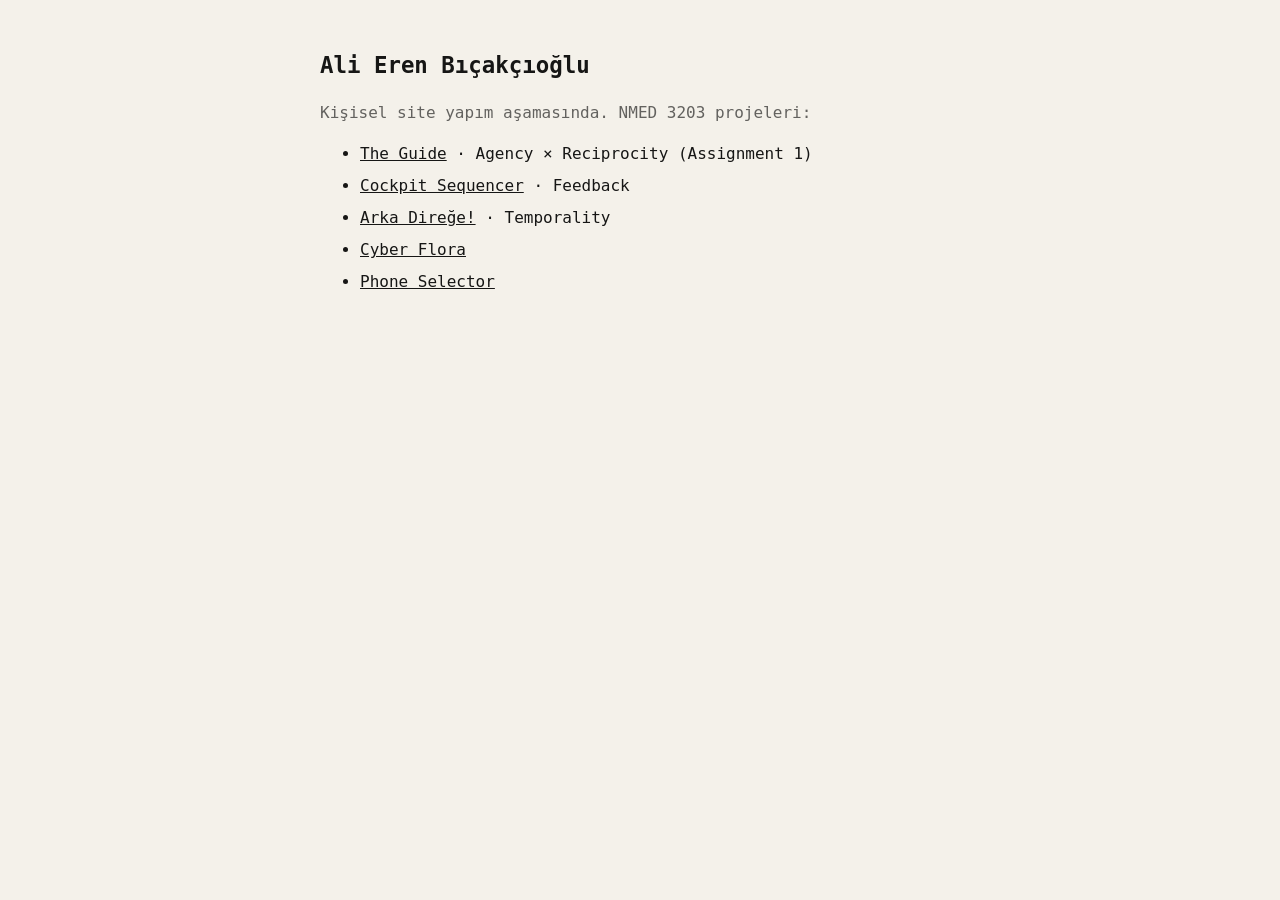
<file: index.html>
<!DOCTYPE html>
<html lang="tr">
<head>
  <meta charset="UTF-8">
  <meta name="viewport" content="width=device-width, initial-scale=1.0">
  <title>Ali Eren Bıçakçıoğlu · Yapım aşamasında</title>
  <style>
    body { font-family: ui-monospace, Menlo, monospace; max-width: 40rem; margin: 3rem auto; padding: 0 1.25rem; line-height: 1.6; color: #161615; background: #f4f1ea; }
    h1 { font-size: 1.4rem; margin-bottom: .25rem; }
    a { color: inherit; }
    li { margin: .4rem 0; }
    .muted { opacity: .65; }
  </style>
</head>
<body>
  <!-- Geçici ana sayfa: Assignment 2 kişisel sitesi hazır olunca bunun yerine gelecek. -->
  <h1>Ali Eren Bıçakçıoğlu</h1>
  <p class="muted">Kişisel site yapım aşamasında. NMED 3203 projeleri:</p>
  <ul>
    <li><a href="premise-remix/">The Guide</a> · Agency × Reciprocity (Assignment 1)</li>
    <li><a href="cockpit-feedback-remix/">Cockpit Sequencer</a> · Feedback</li>
    <li><a href="arka-direge/">Arka Direğe!</a> · Temporality</li>
    <li><a href="cyber-flora/">Cyber Flora</a></li>
    <li><a href="phone-selector/">Phone Selector</a></li>
  </ul>
</body>
</html>
</file>
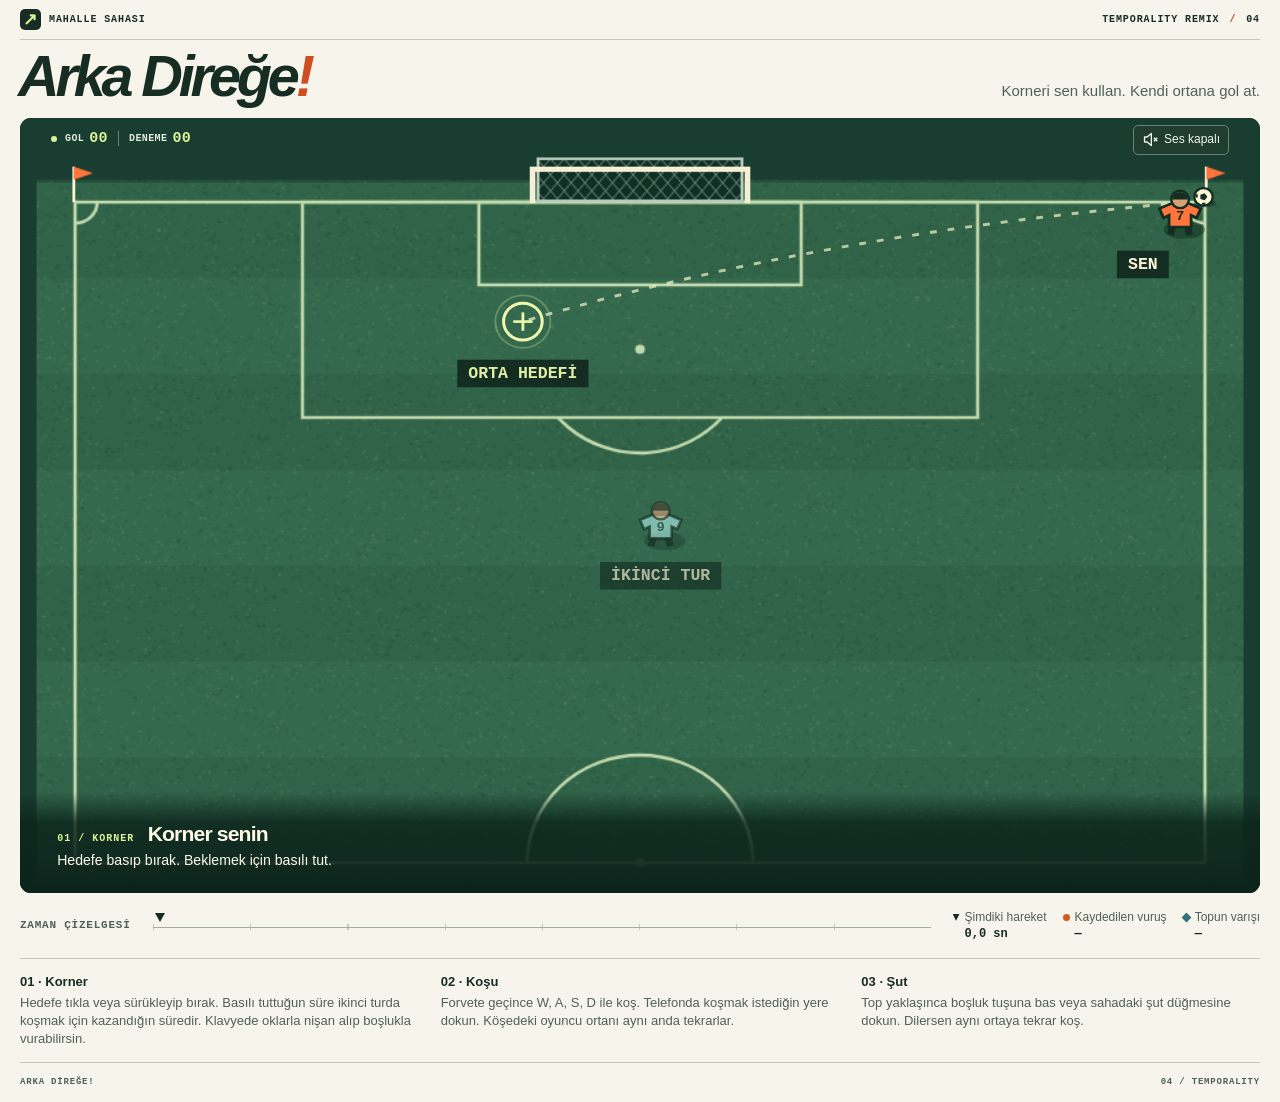
<file: arka-direge/index.html>
<!doctype html>
<html lang="tr">
<head>
  <meta charset="utf-8">
  <meta name="viewport" content="width=device-width,initial-scale=1">
  <meta name="theme-color" content="#f6f4eb">
  <title>Arka Direğe! · Kendi ortana gol at</title>
  <link rel="icon" href="data:image/svg+xml,%3Csvg xmlns='http://www.w3.org/2000/svg' viewBox='0 0 64 64'%3E%3Crect width='64' height='64' rx='12' fill='%23172d23'/%3E%3Cpath d='M12 48C18 20 36 14 52 15M36 11l16 4-7 14' fill='none' stroke='%23d6ef90' stroke-width='6'/%3E%3C/svg%3E">
  <link rel="stylesheet" href="style.css?v=2">
  <script defer src="game.js?v=2"></script>
</head>
<body>
  <header class="mast wrap">
    <div class="brand"><span class="brand-mark" aria-hidden="true">↗</span> MAHALLE SAHASI</div>
    <span>TEMPORALITY REMIX <b>/</b> 04</span>
  </header>
  <main class="wrap">
    <div class="intro">
      <h1>Arka Direğe<span>!</span></h1>
      <p>Korneri sen kullan. Kendi ortana gol at.</p>
    </div>
    <section class="ground" aria-label="Oyun sahası">
      <canvas id="pitch" width="900" height="590" tabindex="0" aria-label="Futbol sahası" aria-describedby="instruction controls-text">Bu oyunu oynamak için canvas destekleyen bir tarayıcı kullan.</canvas>
      <div class="top-hud">
        <div class="score"><span><i class="live-dot"></i> GOL <strong id="goals">00</strong></span><span>DENEME <strong id="attempts">00</strong></span></div>
        <button id="sound" class="sound" type="button" aria-label="Oyun sesi" aria-pressed="false"><svg viewBox="0 0 20 20" fill="none" aria-hidden="true"><path d="m3 7 3 0 5-4v14l-5-4H3z" stroke="currentColor" stroke-width="1.6" stroke-linejoin="round"/><path class="off" d="m14 8 4 4m0-4-4 4" stroke="currentColor" stroke-width="1.6"/><path class="on" d="M14 6q4 4 0 8" stroke="currentColor" stroke-width="1.6"/></svg><span>Ses kapalı</span></button>
      </div>
      <div class="bottom-hud">
        <div class="stage" aria-live="polite" aria-atomic="true">
          <span id="phase-label" class="phase">01 / KORNER</span>
          <h2 id="phase-title">Korner senin</h2>
          <p id="instruction">Sahada hedefe bas, bekle ve bırak.</p>
        </div>
        <div class="actions">
          <button id="action" class="primary" type="button" hidden><span id="action-label">Koşuya başla</span><span aria-hidden="true">→</span></button>
          <button id="new-cross" class="secondary" type="button" hidden>Yeni orta</button>
        </div>
      </div>
    </section>
    <section class="timing" aria-label="Zaman diyagramı">
      <h2>Zaman çizelgesi</h2>
      <div class="track" aria-hidden="true"><i id="kick-marker" hidden></i><i id="arrival-marker" hidden></i><i id="now-marker"></i></div>
      <dl>
        <div><dt><i class="key-now"></i> Şimdiki hareket</dt><dd id="now-time">0,0 sn</dd></div>
        <div><dt><i class="key-kick"></i> Kaydedilen vuruş</dt><dd id="kick-time">—</dd></div>
        <div><dt><i class="key-arrival"></i> Topun varışı</dt><dd id="arrival-time">—</dd></div>
      </dl>
    </section>
    <section class="guide" id="controls-text" aria-label="Oyun kılavuzu">
      <p><b>01 · Korner</b> Hedefe tıkla veya sürükleyip bırak. Basılı tuttuğun süre ikinci turda koşmak için kazandığın süredir. Klavyede oklarla nişan alıp boşlukla vurabilirsin.</p>
      <p><b>02 · Koşu</b> Forvete geçince W, A, S, D ile koş. Telefonda koşmak istediğin yere dokun. Köşedeki oyuncu ortanı aynı anda tekrarlar.</p>
      <p><b>03 · Şut</b> Top yaklaşınca boşluk tuşuna bas veya sahadaki şut düğmesine dokun. Dilersen aynı ortaya tekrar koş.</p>
    </section>
    <noscript>Oynamak için tarayıcında JavaScript’i etkinleştir.</noscript>
  </main>
  <footer class="wrap"><span>ARKA DİREĞE!</span><span>04 / TEMPORALITY</span></footer>
  <script>
    (() => {
      const byId = id => document.getElementById(id);
      const stages = {
        ready: ['01 / KORNER', ''],
        corner: ['01 / KORNER', ''],
        flight: ['01 / TOP HAVADA', 'Orta kaydediliyor'],
        review: ['02 / FORVET', 'Koşuya başla'],
        run: ['02 / FORVET', 'Şut çek'],
        shot: ['02 / ŞUT', 'Şut çekildi'],
        goal: ['SONUÇ / GOL', 'Aynı ortayı dene'],
        miss: ['SONUÇ / KAÇTI', 'Aynı ortayı dene']
      };
      const seconds = value => Number(value || 0).toFixed(1).replace('.', ',');
      const set = (id, value) => {
        const element = byId(id);
        if (element.textContent !== value) element.textContent = value;
      };
      document.addEventListener('pitchstate', event => {
        const {phase, title, hint, time, kickTime, arrivalTime, goals, attempts} = event.detail;
        const [label, action] = stages[phase] || stages.ready;
        set('phase-label', label);
        if (title) set('phase-title', title);
        if (hint) set('instruction', hint);
        set('action-label', action);
        byId('action').hidden = !['review', 'run', 'goal', 'miss'].includes(phase);
        byId('new-cross').hidden = !['goal', 'miss', 'review'].includes(phase);
        set('goals', String(goals || 0).padStart(2, '0'));
        set('attempts', String(attempts || 0).padStart(2, '0'));
        set('now-time', seconds(time) + ' sn');
        set('kick-time', kickTime == null ? '—' : seconds(kickTime) + ' sn');
        set('arrival-time', arrivalTime == null ? '—' : seconds(arrivalTime) + ' sn');
        const duration = Math.max(4, time || 0, arrivalTime || 0);
        for (const [id, t] of [['now-marker', time || 0], ['kick-marker', kickTime], ['arrival-marker', arrivalTime]]) {
          const marker = byId(id);
          marker.hidden = t == null;
          if (t != null) marker.style.left = (1 + 98 * Math.max(0, t) / duration) + '%';
        }
      });
      byId('sound').addEventListener('click', () => {
        const button = byId('sound');
        const enabled = button.getAttribute('aria-pressed') !== 'true';
        window.ArkaDirege.setSound(enabled);
        button.setAttribute('aria-pressed', String(enabled));
        button.querySelector('span').textContent = enabled ? 'Ses açık' : 'Ses kapalı';
        byId('pitch').focus({preventScroll:true});
      });
      byId('action').addEventListener('click', () => {
        window.ArkaDirege.act();
        byId('pitch').focus({preventScroll:true});
      });
      byId('new-cross').addEventListener('click', () => {
        window.ArkaDirege.start(false);
        byId('pitch').focus({preventScroll:true});
      });
    })();
  </script>
</body>
</html>
</file>
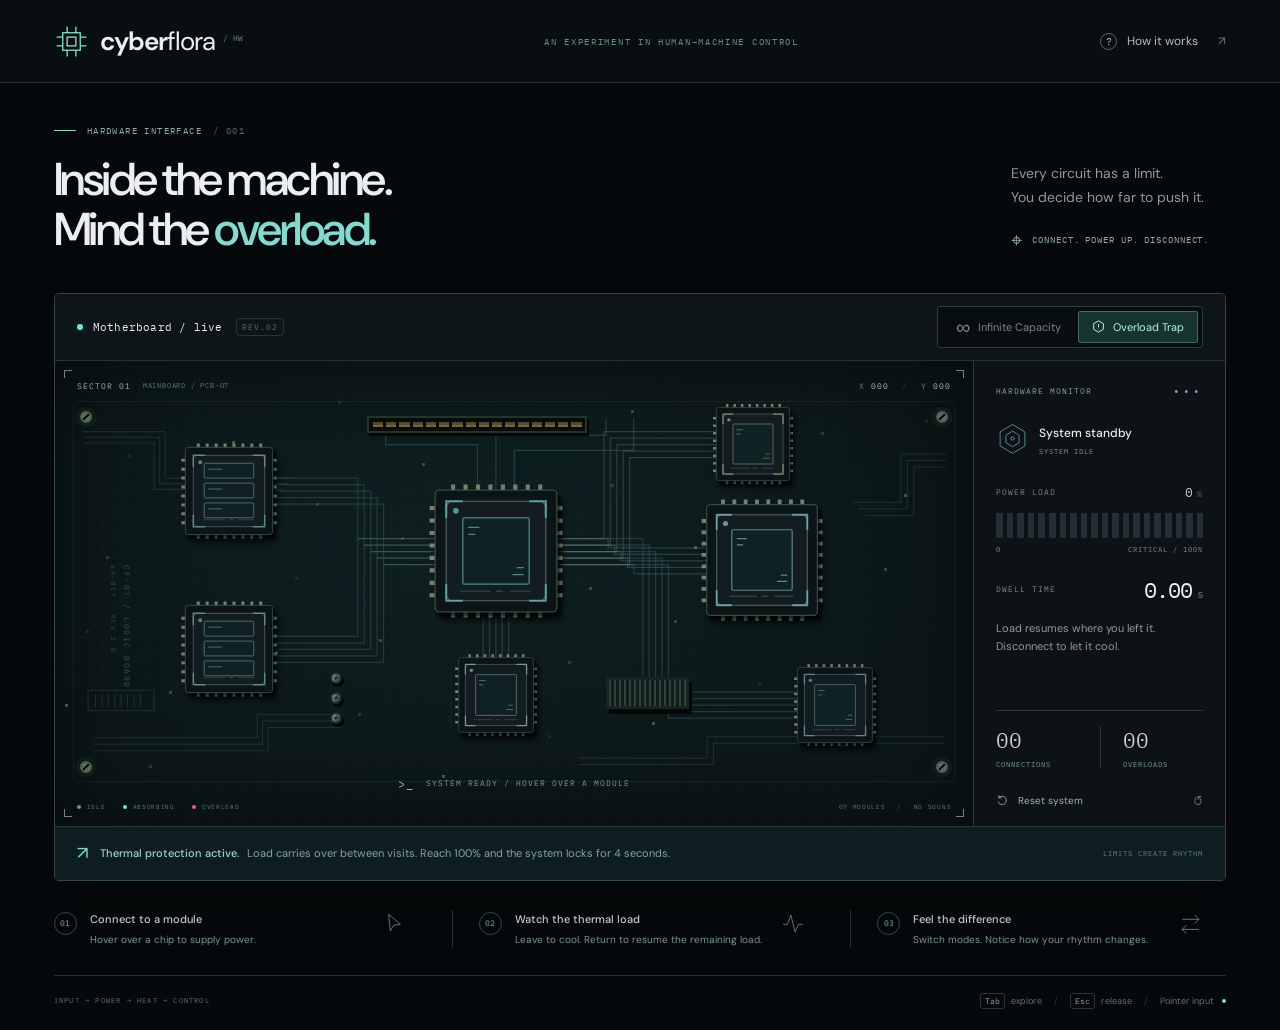
<file: cyber-flora/index.html>
<!doctype html>
<html lang="en">
<head>
  <meta charset="UTF-8">
  <meta name="viewport" content="width=device-width, initial-scale=1">
  <meta name="theme-color" content="#090b0e">
  <meta name="description" content="Explore the inside of a computer. Power its chips with your cursor and disconnect before thermal overload.">
  <title>Cyber Flora — Inside the machine</title>
  <link rel="icon" href="data:image/svg+xml,%3Csvg xmlns='http://www.w3.org/2000/svg' viewBox='0 0 40 40'%3E%3Crect width='40' height='40' rx='5' fill='%23080d10'/%3E%3Cpath d='M10 10h20v20H10zM15 3v7m10-7v7M15 30v7m10-7v7M3 15h7m-7 10h7m20-10h7m-7 10h7' fill='none' stroke='%2371ead8' stroke-width='2'/%3E%3C/svg%3E">
  <link rel="stylesheet" href="style.css?v=heat-2">
  <script type="module" src="app.mjs?v=heat-2"></script>
</head>
<body>
  <div id="cursor" aria-hidden="true"><i></i><span></span></div>
  <header class="topbar">
    <a class="brand" href="./" aria-label="Cyber Flora home"><svg viewBox="0 0 40 40" aria-hidden="true"><g fill="none" stroke="currentColor" stroke-width="1.5"><rect x="10" y="10" width="20" height="20"/><rect x="15" y="15" width="10" height="10"/><path d="M15 3v7m10-7v7M15 30v7m10-7v7M3 15h7m-7 10h7m20-10h7m-7 10h7"/></g></svg><span>cyber<span class="brand-light">flora</span><span class="brand-star">/ HW</span></span></a>
    <span class="top-note mono">AN EXPERIMENT IN HUMAN–MACHINE CONTROL</span>
    <button id="help-button" class="text-button"><span class="help-icon">?</span> How it works <span class="arrow">↗</span></button>
  </header>

  <main>
    <section class="intro" aria-labelledby="page-title">
      <div><div class="eyebrow mono"><span class="mini-line"></span> HARDWARE INTERFACE <span class="muted">/ 001</span></div><h1 id="page-title">Inside the machine.<br>Mind the <span>overload.</span></h1></div>
      <div class="intro-right"><p>Every circuit has a limit.<br>You decide how far to push it.</p><span class="mono intro-hint"><span class="cross">⌖</span> CONNECT. POWER UP. DISCONNECT.</span></div>
    </section>

    <section class="workspace" aria-label="Interactive motherboard">
      <div class="workspace-bar"><div class="garden-title"><span class="status-light"></span><h2>Motherboard / live</h2><span class="version mono">REV.02</span></div><div class="mode-switch" role="group" aria-label="Power mode"><button id="infinite-mode" data-mode="infinite" aria-pressed="false"><span class="mode-icon">∞</span> Infinite Capacity</button><button id="trap-mode" data-mode="trap" aria-pressed="true"><svg viewBox="0 0 16 16" aria-hidden="true"><path d="m8 1 6 3.5v7L8 15l-6-3.5v-7Z"/><path d="M8 5v4m0 2v.5"/></svg> Overload Trap</button></div></div>
      <div class="garden-layout">
        <div id="garden" class="garden" aria-label="Seven hardware modules. Hover or use Tab to power each chip.">
          <div class="field-label mono"><span>SECTOR 01</span><span class="muted">MAINBOARD / PCB-07</span></div><div class="field-coordinate mono">X <span id="coord-x">000</span> <span class="coord-divider">/</span> Y <span id="coord-y">000</span></div>
          <svg class="root-network" viewBox="0 0 1000 500" preserveAspectRatio="none" aria-hidden="true"><defs><linearGradient id="stem-fade" x1="0" y1="0" x2="0" y2="1"><stop stop-color="#a69ac9" stop-opacity=".4"/><stop offset="1" stop-color="#777491" stop-opacity=".07"/></linearGradient></defs><g id="stems" fill="none" stroke="#659c9c" stroke-width="1"/></svg>
          <div class="ambient-particles" aria-hidden="true"></div><div class="board-hardware" aria-hidden="true"><span class="board-mark">CF-07 / LOGIC BOARD<br><small>64-BIT · REV 2.0</small></span><div class="expansion-slot"><i></i><i></i><i></i><i></i><i></i><i></i><i></i><i></i><i></i><i></i><i></i><i></i><i></i><i></i><i></i><i></i></div><div class="capacitors"><i></i><i></i><i></i></div><div class="heatsink"></div><i class="screw s1"></i><i class="screw s2"></i><i class="screw s3"></i><i class="screw s4"></i></div>
          <div id="nodes"></div>
          <div id="field-message" class="field-message"><span class="message-orbit">&gt;_</span><span>SYSTEM READY / HOVER OVER A MODULE</span></div>
          <div class="field-bottom mono"><span><i class="dot dim"></i> IDLE <i class="dot cyan"></i> ABSORBING <i class="dot red"></i> OVERLOAD</span><span class="specimen-count">07 MODULES <span class="muted">/</span> NO SOUND</span></div>
          <span class="corner corner-tl"></span><span class="corner corner-tr"></span><span class="corner corner-bl"></span><span class="corner corner-br"></span>
        </div>

        <aside class="monitor" aria-label="Live hardware readings">
          <div class="monitor-heading mono">HARDWARE MONITOR <span class="live-dots">•••</span></div>
          <div class="monitor-status"><span id="state-icon" class="state-icon"><svg viewBox="0 0 40 40" aria-hidden="true"><path d="M20 3 35 12v17L20 38 5 29V12Z"/><path d="m20 11 8 5v9l-8 5-8-5v-9Z"/><circle cx="20" cy="20" r="2"/></svg></span><div><span id="state-name" class="state-name">System standby</span><span id="state-detail" class="state-detail mono">SYSTEM IDLE</span></div></div>
          <div class="energy-section"><div class="label-row mono"><span>POWER LOAD</span><span id="energy-percent">0<span>%</span></span></div><div class="energy-meter" aria-hidden="true" id="energy-meter"></div><div class="meter-scale mono"><span>0</span><span id="meter-end">CRITICAL / 100%</span></div></div>
          <div class="timer-row"><span class="mono" id="timer-label">DWELL TIME</span><strong id="dwell-value">0.00<span>s</span></strong></div>
          <p class="monitor-note" id="monitor-note">Load resumes where you left it.<br>Disconnect to let it cool.</p>
          <div class="session-stats"><div><strong id="feed-count">00</strong><span class="mono">CONNECTIONS</span></div><div><strong id="trap-count">00</strong><span class="mono">OVERLOADS</span></div></div>
          <button id="reset-button" class="reset-button"><svg viewBox="0 0 20 20" aria-hidden="true"><path d="M4 7a6 6 0 1 1-1 5M4 3v4h4"/></svg> Reset system <span class="mono">↺</span></button>
        </aside>
      </div>
      <div class="context-strip"><span class="context-icon">↗</span><p id="mode-description"><strong>Thermal protection active.</strong> Load carries over between visits. Reach 100% and the system locks for 4 seconds.</p><span class="mode-label mono" id="mode-label">LIMITS CREATE RHYTHM</span></div>
    </section>

    <section class="guide" aria-label="How to interact"><div class="guide-item"><span class="step mono">01</span><div><h3>Connect to a module</h3><p>Hover over a chip to supply power.</p></div><svg viewBox="0 0 32 32" aria-hidden="true"><path d="m9 5 14 12-8 1-4 7Z"/></svg></div><div class="guide-item"><span class="step mono">02</span><div><h3>Watch the thermal load</h3><p>Leave to cool. Return to resume the remaining load.</p></div><svg viewBox="0 0 32 32" aria-hidden="true"><path d="M5 17h5l4-11 5 20 4-9h5"/></svg></div><div class="guide-item"><span class="step mono">03</span><div><h3>Feel the difference</h3><p>Switch modes. Notice how your rhythm changes.</p></div><svg viewBox="0 0 32 32" aria-hidden="true"><path d="M6 11h20m-5-5 5 5-5 5M26 23H6m5-5-5 5 5 5"/></svg></div></section>
    <footer><span class="mono">INPUT → POWER → HEAT → CONTROL</span><span><kbd>Tab</kbd> explore <span class="footer-separator">/</span> <kbd>Esc</kbd> release <span class="footer-separator">/</span> <span id="input-label">Pointer input</span><span class="footer-dot"></span></span></footer>
  </main>

  <dialog id="help-dialog"><button class="close-dialog" id="close-help" aria-label="Close instructions">×</button><div class="eyebrow mono">SYSTEM MANUAL / CYBER FLORA</div><h2>Every circuit<br>has a breaking point.</h2><p>Power a chip by hovering over it. With a keyboard, use <kbd>Tab</kbd> or <kbd>Shift + Tab</kbd> to focus a chip and supply power.</p><div class="help-modes"><div><span class="mono">01 / INFINITE CAPACITY</span><p>Stay as long as you like. The chip keeps glowing cyan, and you stay in control.</p></div><div><span class="mono">02 / OVERLOAD TRAP</span><p>From cold, a chip takes 3 seconds to reach 100% load. Leaving preserves its current load, which then falls by about 17 percentage points per second while you are away. Returning continues from the remaining load. At 100%, your cursor and focus lock for 4 seconds; after the lock, the chip resets to zero and turns gray. Move away and return to power it again.</p></div></div><p class="help-small">On touch screens, press and hold a chip. You can always press <kbd>Esc</kbd> to release early or use Reset system.</p><div class="experiment-note"><span class="mono">TRY IT TOGETHER</span><p>Ask a classmate to linger in both modes. Does the possibility of losing control make their attention more careful?</p></div><button id="start-button" class="primary-button">Enter the system <span>↗</span></button></dialog>
  <div class="sr-only" role="status" aria-live="polite" aria-atomic="true" id="announcement"></div>
</body>
</html>
</file>
<file: arka-direge/style.css>
:root {
  color-scheme: light;
  --paper: #f6f4eb;
  --ink: #172d23;
  --muted: #526156;
  --rule: #c3c8b9;
  --lime: #daf497;
  --mono: ui-monospace, "SFMono-Regular", Consolas, "Liberation Mono", monospace;
}
* { box-sizing: border-box; }
body { margin: 0; background: var(--paper); color: var(--ink); font: 16px/1.4 "Helvetica Neue", Arial, sans-serif; }
button { cursor: pointer; color: inherit; font: inherit; touch-action: manipulation; -webkit-tap-highlight-color: transparent; }
:focus-visible { outline: 3px solid #fff0ae; outline-offset: 2px; }
[hidden] { display: none !important; }
.wrap { width: min(1460px, calc(100% - 40px), max(88vw, calc((100svh - 115px) * 1.85))); margin-inline: auto; }
.mast, footer { display: flex; align-items: center; justify-content: space-between; font: 700 10px/1.2 var(--mono); letter-spacing: .09em; }
.mast { padding: 9px 0; border-bottom: 1px solid var(--rule); }
.mast b { color: #b34821; margin-inline: 3px; }
.brand { display: flex; align-items: center; gap: 8px; }
.brand-mark { display: grid; place-items: center; width: 21px; height: 21px; border-radius: 5px; background: var(--ink); color: var(--lime); font: bold 17px/1 Arial, sans-serif; }
.intro { display: flex; align-items: baseline; justify-content: space-between; gap: 12px; padding: 9px 0 13px; }
h1 { margin: 0 0 0 -.035em; font-size: clamp(42px,4.5vw,64px); font-style: italic; font-weight: 900; letter-spacing: -.072em; line-height: .97; }
h1 span { color: #cf4d20; }
.intro p { margin: 0; color: var(--muted); font-size: 15px; }
.ground { position: relative; isolation: isolate; overflow: hidden; border-radius: 11px; background: #193d30; }
#pitch { display: block; width: 100%; height: clamp(430px, calc(100svh - 125px), min(66vw, 900px)); touch-action: none; cursor: crosshair; }
#pitch:focus-visible { outline-offset: -3px; }
.top-hud, .bottom-hud { position: absolute; left: 0; right: 0; display: flex; align-items: center; justify-content: space-between; gap: 10px; pointer-events: none; }
.top-hud { top: 0; padding: 7px 2.5%; align-items: flex-start; }
.bottom-hud { bottom: 0; min-height: 13%; padding: 18px 3% 15px; color: #fff9e7; background: linear-gradient(0deg, rgba(11,35,27,.98), rgba(11,35,27,.82) 70%, rgba(11,35,27,0)); }
.top-hud button, .bottom-hud button { pointer-events: auto; }
.score { display: flex; align-items: center; gap: 10px; min-height: 28px; color: #e0e8d7; font: 650 10px/1 var(--mono); letter-spacing: .04em; }
.score span { display: flex; align-items: center; gap: 5px; }
.score span + span { border-left: 1px solid #6c8777; padding-left: 10px; }
.score strong { color: var(--lime); font-size: 15px; }
.live-dot { width: 6px; height: 6px; background: var(--lime); border-radius: 50%; margin-right: 3px; }
.sound { display: flex; align-items: center; gap: 5px; padding: 4px 8px; min-height: 30px; color: #eff6e5; border: 1px solid #668675; border-radius: 5px; background: #203d2f; font-size: 12px; }
.sound svg { width: 17px; height: 17px; }
.sound .on, .sound[aria-pressed=true] .off { display: none; }
.sound[aria-pressed=true] .on { display: inline; }
.sound:hover, .secondary:hover { background: #345843; }
.stage { min-width: 0; }
.phase { color: var(--lime); font: 700 10px/1 var(--mono); letter-spacing: .1em; }
.stage h2 { display: inline; margin: 0 0 0 9px; font-size: clamp(17px,1.65vw,24px); letter-spacing: -.04em; }
.stage p { margin: 3px 0 0; font-size: clamp(13px,1.1vw,17px); line-height: 1.3; text-wrap: pretty; }
.actions { flex: none; display: flex; align-items: center; gap: 8px; }
.actions:empty { display: none; }
.primary, .secondary { border-radius: 6px; min-height: 42px; padding: 8px 14px; font-size: 14px; font-weight: 750; line-height: 1.15; }
.primary { display: inline-flex; gap: 10px; align-items: center; color: var(--ink); background: var(--lime); border: 1px solid #effab5; }
.primary:hover { background: #eafbaf; }
.secondary { border: 1px solid #91a596; color: #fff9e7; background: #234734; }
.timing { display: grid; grid-template-columns: auto minmax(100px,1fr) auto; align-items: center; gap: 22px; padding: 16px 0; border-bottom: 1px solid var(--rule); }
.timing h2 { margin: 0; color: var(--muted); font: 700 11px/1.2 var(--mono); text-transform: uppercase; letter-spacing: .07em; }
.track { position: relative; height: 28px; background: repeating-linear-gradient(to right, #c5caba 0 1px, transparent 1px 12.5%) left 55% / 100% 6px no-repeat; }
.track:before { content: ''; position: absolute; inset: 54% 0 auto; border-top: 1px solid #a4ae9a; }
.track i { position: absolute; transform: translateX(-50%); }
#now-marker { top: 1px; width: 0; height: 0; border-top: 9px solid var(--ink); border-right: 5px solid transparent; border-left: 5px solid transparent; }
#kick-marker, #arrival-marker { top: 12px; width: 8px; height: 8px; }
#kick-marker, .key-kick { background: #d85620; border-radius: 50%; }
#arrival-marker, .key-arrival { background: #327379; }
#arrival-marker { transform: translateX(-50%) rotate(45deg); }
.key-arrival { transform: rotate(45deg); }
dl { display: flex; flex-wrap: wrap; gap: 16px; margin: 0; }
dt, dd { margin: 0; font-size: 12px; }
dt { display: flex; align-items: center; gap: 5px; color: var(--muted); }
dd { padding-left: 12px; font-family: var(--mono); font-weight: 600; }
dt i { width: 7px; height: 7px; }
.key-now { clip-path: polygon(0 0, 100% 0, 50% 100%); background: var(--ink); }
.guide { display: grid; grid-template-columns: repeat(3,1fr); gap: 22px; padding: 14px 0; }
.guide p { margin: 0; color: var(--muted); font-size: 13px; }
.guide b { display: block; margin-bottom: 2px; color: var(--ink); }
footer { padding: 14px 0; border-top: 1px solid var(--rule); color: var(--muted); font-size: 9px; }
@media (max-width: 760px) {
  .wrap { width: calc(100% - 24px); }
  .mast { padding: 6px 0; font-size: 9px; }
  .intro { align-items: flex-start; flex-direction: column; gap: 4px; padding: 10px 0; }
  .intro p { font-size: 13px; }
  .ground { margin-inline: -8px; border-radius: 6px; }
  #pitch { height: auto; aspect-ratio: 1.29; }
  .top-hud { padding: 3px 8px; }
  .score { gap: 6px; font-size: 9px; }
  .score span + span { padding-left: 6px; }
  .score strong { font-size: 13px; }
  .sound { min-width: 34px; min-height: 30px; justify-content: center; padding: 3px; }
  .sound span { display: none; }
  .bottom-hud { padding: 15px 10px 8px; gap: 5px; align-items: flex-end; }
  .phase { display: block; font-size: 8px; margin-bottom: 2px; }
  .stage h2 { display: block; margin: 0; font-size: 16px; }
  .stage p { margin-top: 1px; font-size: 11px; }
  .actions { flex-direction: column; gap: 3px; align-items: flex-end; }
  .primary, .secondary { min-height: 36px; padding: 4px 8px; font-size: 12px; }
  .primary { gap: 5px; }
  .timing { grid-template-columns: auto 1fr; gap: 2px 12px; padding: 10px 0; }
  dl { grid-column: 1/-1; justify-content: space-between; gap: 4px; }
  dt, dd { font-size: 11px; }
  .guide { grid-template-columns: 1fr; gap: 8px; }
}
@media (orientation: landscape) and (max-height: 520px) {
  .wrap { width: calc(100% - 16px); }
  .mast { display: none; }
  .intro { flex-direction: row; align-items: baseline; padding: 3px 0; }
  h1 { font-size: 28px; }
  .intro p { font-size: 12px; }
  .ground { margin: 0; }
  #pitch { height: calc(100svh - 39px); }
  .bottom-hud { min-height: 0; padding: 10px 14px 6px; }
  .stage p { font-size: 12px; }
}
</file>
<file: cyber-flora/style.css>
@import url('https://fonts.googleapis.com/css2?family=DM+Sans:wght@400;450;500;550;600;650;700&family=IBM+Plex+Mono:wght@400;450;500&display=swap');
:root{color-scheme:dark;--bg:#090b0e;--surface:#0c0e12;--border:#24262e;--text:#edeef1;--muted:#84858f;--lavender:#82ddd0;--cyan:#71ead8;--red:#fa606b;--mono:'IBM Plex Mono',monospace;--sans:'DM Sans',Arial,sans-serif}
*{box-sizing:border-box}body{margin:0;background:var(--bg);color:var(--text);font-family:var(--sans);font-size:14px;-webkit-font-smoothing:antialiased}button,a{-webkit-tap-highlight-color:transparent}button{font:inherit;color:inherit;cursor:pointer}button:focus-visible,a:focus-visible{outline:2px solid var(--lavender);outline-offset:5px}button{border:0}a{color:inherit;text-decoration:none}.mono{font-family:var(--mono);font-size:10px;font-weight:400;letter-spacing:1px}.muted{color:#5e606c}.topbar{height:83px;border-bottom:1px solid var(--border);display:flex;align-items:center;justify-content:space-between;padding:0 4.2%;gap:24px}.brand{display:flex;align-items:center;gap:11px;font-size:26px;font-weight:650;letter-spacing:-1px}.brand svg{height:35px;width:35px;color:var(--lavender)}.brand-light{font-weight:400}.brand-star{font-size:11px;vertical-align:top;display:inline-block;margin:4px 0 0 4px}.top-note{color:#72747f;font-size:9px;letter-spacing:1.7px}.text-button{background:none;display:flex;align-items:center;gap:10px;font-size:12px;color:#b9bbc3;padding:10px 0}.help-icon{font-family:var(--mono);display:grid;place-items:center;width:17px;height:17px;border:1px solid #626471;border-radius:50%;font-size:10px}.arrow{color:#737481;margin-left:10px}main{max-width:1640px;margin:auto;padding:0 4.2%}.intro{display:flex;justify-content:space-between;align-items:center;padding:42px 0 38px;gap:30px}.eyebrow{color:#95939f;display:flex;align-items:center;gap:11px;font-size:9px;letter-spacing:1.4px}.mini-line{width:22px;height:1px;background:var(--lavender)}h1{font-size:clamp(36px,3.6vw,55px);line-height:1.08;letter-spacing:-2px;font-weight:500;margin:19px 0 0}h1>span{color:var(--lavender)}.intro-right{align-self:flex-end;padding:0 17px 5px 0}.intro-right p{color:#9596a0;font-size:14px;line-height:1.7;margin:0 0 20px}.intro-hint{font-size:9px;letter-spacing:.9px;color:#b1a7c9;display:flex;align-items:center;gap:9px}.cross{font-size:20px;line-height:1}.workspace{border:1px solid #2a2b34;border-radius:12px;overflow:hidden;background:var(--surface)}.workspace-bar{min-height:67px;display:flex;align-items:center;justify-content:space-between;padding:12px 22px;border-bottom:1px solid var(--border);gap:18px}.garden-title{display:flex;align-items:center;gap:10px}.garden-title h2{font-size:13px;font-weight:500;margin:0}.status-light{width:6px;height:6px;border-radius:50%;background:var(--cyan);box-shadow:0 0 7px #71ead84a}.version{color:#676875;font-size:8px;border:1px solid #2e303b;border-radius:4px;padding:3px 5px;margin-left:4px}.mode-switch{display:flex;padding:4px;background:#08090d;border:1px solid #242630;border-radius:7px;gap:3px}.mode-switch button{display:flex;align-items:center;justify-content:center;gap:8px;background:none;color:#82838e;padding:8px 13px;font-size:11px;border-radius:4px;transition:background .2s,color .2s;border:1px solid transparent}.mode-switch button[aria-pressed=true]{background:#272231;color:#d6c8fb;border-color:#4c405f;box-shadow:0 1px 4px #0003}.mode-switch button:hover{color:#eee}.mode-icon{font-size:20px;line-height:10px;font-family:Arial}.mode-switch svg{height:13px;width:13px;fill:none;stroke:currentColor;stroke-width:1.2}.garden-layout{display:grid;grid-template-columns:minmax(0,1fr) 252px}.garden{height:428px;position:relative;overflow:hidden;background-color:#090b10;background-image:radial-gradient(ellipse at 45% 75%,#39304e18,transparent 65%),radial-gradient(#70728322 .65px,transparent .65px);background-size:auto,22px 22px;isolation:isolate}.field-label{position:absolute;left:22px;top:20px;font-size:8px;display:flex;gap:12px;color:#8b899b;z-index:1}.field-label .muted{font-size:7px;letter-spacing:.8px}.field-coordinate{position:absolute;right:22px;top:20px;font-size:8px;color:#686c7b}.field-coordinate span:not(.coord-divider){color:#a3a5b4}.coord-divider{padding:0 7px;color:#393c49}.root-network{position:absolute;inset:0;width:100%;height:100%;pointer-events:none}.ambient-particles{position:absolute;inset:0;pointer-events:none}.ambient-particles i{position:absolute;width:2px;height:2px;background:#a79dc9;border-radius:50%;opacity:.25;box-shadow:0 0 4px currentColor}.node{--node-color:#988bbd;--energy:0;position:absolute;width:130px;height:130px;transform:translate(-50%,-50%);background:transparent;padding:8px;color:var(--node-color);border-radius:50%;touch-action:none;z-index:2;cursor:none}.chip{width:100%;height:100%;overflow:visible;filter:drop-shadow(0 0 4px color-mix(in srgb,var(--node-color) 20%,transparent));transition:filter .25s;stroke:currentColor;fill:none;stroke-width:.8}.chip .outer{opacity:.8}.chip .inner{opacity:.5}.chip .core{fill:var(--node-color);stroke:none;opacity:.8}.chip .guide-ring{stroke-dasharray:1 7;opacity:.28;stroke-width:1}.node-label{position:absolute;left:50%;top:100%;transform:translateX(-50%);font-family:var(--mono);font-size:8px;letter-spacing:1.2px;color:#6c697e;white-space:nowrap;transition:color .2s}.node-label:before{content:'+';margin-right:6px;color:#4f4a63}.node:focus-visible{outline:none}.node:focus-visible:after{content:'';position:absolute;inset:-3px;border:1px dashed #82ddd08a;border-radius:50%}.node.absorbing{z-index:3}.node.absorbing .chip{filter:drop-shadow(0 0 calc(5px + var(--energy)*16px) color-mix(in srgb,var(--node-color) 65%,transparent));stroke-width:1.2}.node.absorbing .outer{opacity:1}.node.absorbing .inner{opacity:.85}.node.absorbing .node-label{color:var(--node-color)}.node.absorbing .node-label:before{color:var(--node-color)}.node .aura{position:absolute;inset:17%;background:var(--node-color);opacity:calc(var(--energy)*.09);border-radius:50%;filter:blur(15px);pointer-events:none;box-shadow:0 0 calc(8px + var(--energy)*28px) var(--node-color);transition:opacity .2s}.node.overload .chip{transform:scale(.8);filter:drop-shadow(0 0 13px #ff405d88);stroke-width:1.9;transition:none}.node.overload .node-label{color:var(--red)}.node.overload .outer{opacity:1}.node.overload .core{r:7}.node.released .chip{opacity:.36}.node.released .node-label{color:#626571}.field-message{position:absolute;bottom:62px;left:50%;transform:translateX(-50%);display:flex;align-items:center;gap:8px;color:#747482;font-size:11px;white-space:nowrap}.message-orbit{font-size:20px;color:#6eadb0}.garden.trapped{background-image:radial-gradient(ellipse at 45% 45%,#fa606b0c,transparent 70%),radial-gradient(#70728322 .65px,transparent .65px)}.garden.trapped .field-message,.garden.trapped .message-orbit{color:var(--red)}.field-bottom{position:absolute;bottom:18px;left:22px;right:22px;display:flex;align-items:center;justify-content:space-between;font-size:7px;letter-spacing:.7px;color:#686b7a}.field-bottom>span:first-child{display:flex;align-items:center;gap:6px}.dot{width:4px;height:4px;display:inline-block;border-radius:50%;margin-left:11px}.dot:first-child{margin-left:0}.dot.dim{background:#8e85a7}.dot.cyan{background:var(--cyan)}.dot.red{background:var(--red)}.specimen-count .muted{margin:0 7px}.corner{position:absolute;width:8px;height:8px;opacity:.5;pointer-events:none;border-color:#777184}.corner-tl{top:9px;left:9px;border-top:1px solid;border-left:1px solid}.corner-tr{top:9px;right:9px;border-top:1px solid;border-right:1px solid}.corner-bl{bottom:9px;left:9px;border-bottom:1px solid;border-left:1px solid}.corner-br{bottom:9px;right:9px;border-bottom:1px solid;border-right:1px solid}.monitor{border-left:1px solid var(--border);padding:23px 22px 17px;background:#101116;display:flex;flex-direction:column}.monitor-heading{font-size:8px;color:#878793;display:flex;align-items:center;justify-content:space-between}.live-dots{color:#9b8cb9;letter-spacing:3px;font-size:11px}.monitor-status{display:flex;align-items:center;gap:10px;padding:24px 0 25px;min-height:84px}.state-icon{color:#a093bc;width:33px;flex-shrink:0}.state-icon svg{width:33px;height:33px;fill:none;stroke:currentColor;stroke-width:.9}.state-name{display:block;font-size:12px;font-weight:500;white-space:nowrap}.state-detail{display:block;color:#75717f;font-size:7px;margin-top:6px;letter-spacing:1px}.label-row{display:flex;align-items:center;justify-content:space-between;font-size:8px;color:#85838f}.label-row>span:last-child{font-size:13px;color:#c5c1cf}.label-row>span:last-child>span{font-size:8px;margin-left:3px;color:#696474}.energy-meter{height:25px;display:flex;gap:4px;margin-top:12px}.energy-meter i{flex:1;background:#25232f;border-radius:1px;transition:background .1s}.energy-meter i.filled{background:var(--meter-color,var(--cyan));box-shadow:0 0 6px color-mix(in srgb,var(--meter-color,var(--cyan)) 20%,transparent)}.meter-scale{display:flex;justify-content:space-between;color:#63616f;font-size:7px;margin-top:7px}.timer-row{display:flex;justify-content:space-between;align-items:center;margin:21px 0 0}.timer-row>.mono{font-size:8px;color:#85838f}.timer-row strong{font-family:var(--mono);font-size:22px;font-weight:400;letter-spacing:-1px}.timer-row strong span{font-size:11px;color:#686571;margin-left:5px}.monitor-note{color:#8b8796;font-size:11px;line-height:1.65;margin:15px 0 20px}.session-stats{margin-top:auto;display:grid;grid-template-columns:1fr 1fr;border-top:1px solid #282630;padding-top:15px}.session-stats>div{display:flex;flex-direction:column;gap:6px}.session-stats>div+div{padding-left:22px;border-left:1px solid #282630}.session-stats strong{font-family:var(--mono);font-size:21px;font-weight:400;color:#cfccd7}.session-stats .mono{font-size:7px;color:#767080}.reset-button{display:flex;align-items:center;gap:8px;background:none;color:#a6a1ae;font-size:10px;width:100%;padding:0;margin-top:23px}.reset-button:hover{color:#e2d8f4}.reset-button svg{width:14px;height:14px;fill:none;stroke:currentColor;stroke-width:1.2}.reset-button>span{margin-left:auto;color:#746a83;font-size:13px}.context-strip{display:flex;align-items:center;gap:12px;min-height:54px;border-top:1px solid var(--border);padding:12px 22px;background:#131119}.context-icon{color:var(--lavender);font-size:18px}.context-strip p{margin:0;font-size:11px;color:#8d879b;line-height:1.7}.context-strip strong{font-weight:500;color:#cbc1dc;margin-right:5px}.mode-label{margin-left:auto;color:#71677f;font-size:7px;white-space:nowrap}.guide{display:grid;grid-template-columns:repeat(3,1fr);padding:29px 0 27px;border-bottom:1px solid var(--border);gap:22px}.guide-item{display:flex;align-items:flex-start;gap:13px}.step{font-size:8px;color:#81778f;border:1px solid #32303b;border-radius:50%;height:23px;width:23px;display:grid;place-items:center;letter-spacing:0;flex-shrink:0;margin-top:2px}.guide h3{font-size:11px;font-weight:500;margin:2px 0 6px;color:#c5c2cc}.guide p{font-size:10px;margin:0;color:#77747e;line-height:1.6}.guide svg{fill:none;stroke:#686171;stroke-width:1;width:27px;height:27px;margin-left:auto;margin-right:22px;flex-shrink:0}.guide-item+.guide-item{border-left:1px solid #28242e;padding-left:26px}footer{display:flex;justify-content:space-between;padding:19px 0 23px;color:#6f6b78;font-size:9px;align-items:center;gap:15px}footer>.mono{font-size:7px;letter-spacing:1.2px}kbd{font:8px var(--mono);border:1px solid #36303e;border-radius:3px;padding:2px 4px;color:#aaa0ba;margin-right:4px}.footer-separator{color:#3f3a48;margin:0 10px}.footer-dot{display:inline-block;width:4px;height:4px;border-radius:50%;background:var(--cyan);margin:0 0 1px 8px}#cursor{display:none;position:fixed;left:0;top:0;width:22px;height:22px;pointer-events:none;z-index:1000;transform:translate(-50%,-50%);color:#e0d3ff;filter:drop-shadow(0 0 4px #82ddd04d)}#cursor:before,#cursor:after{content:'';position:absolute;background:currentColor}#cursor:before{height:1px;width:22px;top:10.5px;left:0}#cursor:after{width:1px;height:22px;top:0;left:10.5px}#cursor i{position:absolute;inset:6px;background:#0c0e12;border:1px solid currentColor;border-radius:50%;z-index:1}#cursor.locked{color:var(--red);width:30px;height:30px;border:1px solid currentColor;box-shadow:0 0 16px #fa606b44}#cursor.locked:before{width:38px;left:-5px;top:14px}#cursor.locked:after{height:38px;top:-5px;left:14px}#cursor.locked i{inset:10px;background:#fa606b}#cursor.locked>span{position:absolute;top:38px;left:50%;transform:translateX(-50%);font:8px var(--mono);letter-spacing:1px;white-space:nowrap}.pointer-active,.pointer-active *{cursor:none!important}.pointer-active #cursor{display:block}.keyboard-input #cursor{display:none}.keyboard-input #cursor.locked{display:block}.sr-only{position:absolute!important;width:1px;height:1px;padding:0;margin:-1px;overflow:hidden;clip:rect(0,0,0,0);white-space:nowrap;border:0}dialog{color:var(--text);width:min(530px,calc(100% - 32px));padding:38px;background:#121118;border:1px solid #46404f;border-radius:16px;max-height:90vh;overflow:auto;box-shadow:0 30px 140px #0009}dialog::backdrop{background:#030409c9;backdrop-filter:blur(7px)}.close-dialog{position:absolute;right:18px;top:12px;font-size:25px;background:none;color:#8f879b}.close-dialog:hover{color:white}dialog .eyebrow{font-size:8px}dialog h2{font-size:31px;line-height:1.15;font-weight:500;letter-spacing:-1px;margin:21px 0}dialog p{font-size:12px;color:#a8a1b4;line-height:1.8}.help-modes{display:grid;gap:15px;margin:24px 0}.help-modes>div{padding-left:14px;border-left:2px solid #7d6a9e}.help-modes .mono{font-size:9px;color:#c7b3e6}.help-modes p{margin:7px 0 0}.help-small{font-size:11px!important}.experiment-note{padding:18px;background:#1c1825;border:1px solid #30273d;border-radius:6px;margin:22px 0}.experiment-note .mono{color:#bba4df;font-size:8px}.experiment-note p{margin:7px 0 0}.primary-button{width:100%;display:flex;justify-content:space-between;background:#82ddd0;color:#181220;padding:14px 17px;border-radius:6px;font-size:12px;font-weight:600}.primary-button:hover{background:#d7c8ff}
@media(min-width:1500px){.garden{height:490px}.node{width:150px;height:150px}.intro{padding-top:52px;padding-bottom:46px}.monitor{padding-top:28px;padding-bottom:25px}.monitor-status{padding-top:32px;padding-bottom:32px}.monitor-note{margin-bottom:35px}}
@media(max-width:1100px){.top-note{display:none}.garden-layout{grid-template-columns:minmax(0,1fr) 224px}.node{width:112px;height:112px}.monitor{padding:22px 17px 17px}.mode-label{display:none}.field-label .muted{display:none}.specimen-count{display:none}.guide svg{display:none}.guide-item+.guide-item{padding-left:18px}.intro-right{padding-right:0}.intro-right p{font-size:12px}.intro-hint{font-size:7px}.field-message{font-size:10px}.state-name{font-size:11px}}
@media(max-width:760px){.topbar{height:68px;padding:0 5%}.brand{font-size:24px}.brand svg{height:29px;width:29px}.text-button{font-size:11px}.arrow{display:none}main{padding:0 5%}.intro{padding:31px 0 26px;align-items:flex-start;gap:16px}.intro-right{display:none}h1{font-size:43px}.eyebrow{font-size:8px}.workspace-bar{padding:14px;flex-direction:column;align-items:stretch;gap:14px}.garden-title{justify-content:flex-start}.version{margin-left:auto}.mode-switch{width:100%}.mode-switch button{width:50%;font-size:10px;padding:9px 6px}.garden-layout{grid-template-columns:1fr}.garden{height:430px}.monitor{border-left:0;border-top:1px solid var(--border);display:grid;grid-template-columns:1fr 1fr;gap:0 25px;padding:20px}.monitor-heading{grid-column:1 / -1;margin-bottom:4px}.monitor-status{padding:15px 0;min-height:70px;grid-column:1}.energy-section{grid-column:2;grid-row:2;padding-top:13px}.timer-row{grid-column:1;margin:0 0 9px}.monitor-note{grid-column:2;grid-row:3 / 5;font-size:10px;margin:2px 0 0}.session-stats{grid-column:1 / -1;margin-top:10px;grid-template-columns:1fr 1fr;padding-top:14px}.session-stats>div{flex-direction:row;align-items:center;gap:10px}.session-stats>div+div{padding-left:23px}.session-stats strong{font-size:18px}.reset-button{grid-column:1 / -1;margin-top:19px}.context-strip{align-items:flex-start;padding:13px 17px;gap:10px}.context-strip p{font-size:10px}.context-strip strong{display:block}.context-icon{margin-top:1px}.guide{grid-template-columns:1fr;gap:19px;padding:25px 0}.guide-item+.guide-item{padding-left:0;border-left:0}.guide svg{display:block;margin:0 10px 0 auto}.guide h3{font-size:12px}.guide p{font-size:11px}.guide-item{gap:14px}.step{width:25px;height:25px}footer{flex-direction:column;align-items:flex-start;padding:19px 0 24px;gap:15px}.field-coordinate{font-size:7px}.node{width:108px;height:108px}.node-label{font-size:7px}.field-message{bottom:55px;font-size:9px}.field-bottom{font-size:6px}.field-label{font-size:7px}.field-message{max-width:90%;white-space:normal;text-align:center;line-height:1.7}.message-orbit{display:none}dialog{padding:28px}dialog h2{font-size:28px}}
@media(prefers-reduced-motion:reduce){*,*:before,*:after{transition:none!important;animation:none!important;scroll-behavior:auto!important}}

/* Hardware revision: etched PCB, socketed processors and copper buses. */
:root{--bg:#06090b;--surface:#0b1013;--border:#253235;--lavender:#86d9cf;--cyan:#71ead8}
.topbar{background:#090e11}.top-note{color:#6a8c8e}.brand svg{color:#8adfd1}.brand-star{font:8px var(--mono);letter-spacing:0;margin:9px 0 0 8px;color:#65908e}.intro h1{font-weight:550;letter-spacing:-2.5px}.intro-right p{color:#8a9b9e}.intro-hint,.eyebrow{color:#92aaa9}.workspace{border-radius:5px;border-color:#344748;box-shadow:0 20px 70px #0004}.workspace-bar{background:#0e1519}.garden-title h2{font:11px var(--mono);letter-spacing:.2px}.mode-switch{border-radius:3px;background:#080d0f;border-color:#2d3c3d}.mode-switch button{border-radius:2px}.mode-switch button[aria-pressed=true]{background:#163330;border-color:#3b6b63;color:#b6f2e3}.garden{height:465px;background-color:#0b1719;background-image:linear-gradient(90deg,#628e7a05 1px,transparent 1px),linear-gradient(#628e7a05 1px,transparent 1px),radial-gradient(ellipse at 46% 40%,#24514c24,transparent 70%);background-size:12px 12px,12px 12px,auto;box-shadow:inset 0 0 90px #0008}.garden:before{content:'';position:absolute;inset:40px 18px 44px;border:1px solid #55766c22;border-radius:7px;pointer-events:none}.garden:after{content:'';position:absolute;inset:0;background:repeating-linear-gradient(0deg,transparent,transparent 3px,#0000000b 3px,#0000000b 4px);pointer-events:none;z-index:5}.field-label{color:#9eb9af}.field-label .muted{color:#587c74}.field-coordinate{color:#5d8580}.field-coordinate span:not(.coord-divider){color:#a3c6bf}.root-network{opacity:1}.trace-bundle{fill:none;stroke-width:1.3;opacity:.24;transition:stroke .18s,opacity .18s}.board-etch{stroke:#72977d;opacity:.22;stroke-width:1}.board-hardware{position:absolute;inset:0;pointer-events:none;color:#6f8e7b}.board-mark{position:absolute;left:5.5%;top:44%;font:8px var(--mono);line-height:1.8;letter-spacing:1.5px;writing-mode:vertical-rl;opacity:.48}.board-mark small{font-size:6px}.expansion-slot{position:absolute;left:34%;top:12%;display:flex;gap:3px;padding:4px;border:2px solid #25332d;background:#080d0c;box-shadow:2px 3px 0 #040706;transform:rotate(0);width:24%;height:17px}.expansion-slot i{flex:1;background:#897448;opacity:.6;border-bottom:2px solid #c4a561}.capacitors{position:absolute;left:30%;top:67%;display:flex;flex-direction:column;gap:8px}.capacitors i{width:12px;height:12px;background:linear-gradient(120deg,#83928a,#273c36);border-radius:50%;border:2px solid #1c2b27;box-shadow:2px 3px 0 #020605}.capacitors i:after{content:'+';display:block;line-height:7px;text-align:center;color:#12201c;font-size:11px}.heatsink{position:absolute;left:60%;top:68%;width:9%;height:32px;background:repeating-linear-gradient(90deg,#32433f 0,#32433f 2px,#111d19 2px,#111d19 5px);border:3px solid #182520;box-shadow:3px 5px 0 #030806}.screw{position:absolute;width:12px;height:12px;border:2px solid #4b5e54;border-radius:50%;box-shadow:0 0 0 4px #101e19;background:linear-gradient(135deg,transparent 42%,#07100b 43%,#07100b 57%,transparent 58%),#5b6c61}.s1{left:25px;top:50px}.s2{right:25px;top:50px}.s3{left:25px;bottom:53px}.s4{right:25px;bottom:53px}.ambient-particles i{border-radius:0;background:#90b9a3;width:3px;height:3px;box-shadow:none}.node{border-radius:4px;padding:0}.chip{stroke-width:.9;filter:drop-shadow(3px 5px 2px #0009)}.chip .socket{fill:#0b1416;stroke:#334b46;stroke-width:1;filter:drop-shadow(2px 3px 1px #000a)}.chip .package{fill:#131d21;stroke:#526966;stroke-width:.8}.chip .pins{stroke:#8d9e83;stroke-width:3;opacity:.8}.chip .inner{fill:#102326;stroke:currentColor;opacity:.7}.chip .outer{stroke-width:1.5;opacity:.8}.chip-name{font:600 13px var(--mono);fill:currentColor;stroke:none;letter-spacing:1px}.chip-sub{font:4px var(--mono);fill:#87a7a8;stroke:none;letter-spacing:1.3px}.chip .etch{stroke:#53716c;stroke-width:1;opacity:.5}.node-label{top:calc(100% + 3px);color:#7c9e92;font-size:7px;letter-spacing:1px}.node-label:before{content:'▪';color:#6a9280}.node .aura{border-radius:2px;inset:20%;filter:blur(13px);z-index:-1}.node.absorbing .chip{filter:drop-shadow(0 0 calc(3px + var(--energy)*12px) color-mix(in srgb,var(--node-color) 40%,transparent))}.node.absorbing .chip .pins{stroke:var(--node-color);opacity:1}.node.absorbing .chip .inner{fill:color-mix(in srgb,var(--node-color) 9%,#0b1416);opacity:1}.node.overload .chip{transform:scale(.93);filter:drop-shadow(0 0 16px #ff405d70)}.node.overload .chip .package{fill:#310f16;stroke:#fa606b}.node.overload .chip .pins{stroke:#fa606b}.node.overload .chip .core{r:3}.node:focus-visible:after{border-radius:3px;inset:4px}.field-message{bottom:35px;font:8px var(--mono);letter-spacing:1px;color:#7d9f96;gap:12px}.message-orbit{font:12px var(--mono);color:#86c1ad}.field-bottom{bottom:15px;color:#5d8275;font-size:6px}.monitor{background:#0c1216;border-color:#29393a}.monitor-heading{color:#8aabaf}.state-detail,.meter-scale{color:#7d929b}.state-icon{color:#83c3c4}.energy-meter i{background:#223035}.monitor-note{color:#8d9ba2}.session-stats,.session-stats>div+div{border-color:#29393a}.session-stats .mono{color:#829c9f}.reset-button{color:#9ab8b5}.context-strip{background:#0e1d20;border-color:#29393a}.context-strip strong{color:#a6d3c9}.context-strip p{color:#86a3a4}.mode-label{color:#5e8b83}.guide-item+.guide-item,footer,.guide{border-color:#253235}.guide h3{color:#bbcfc9}.guide p{color:#7d9693}.guide svg{stroke:#688c80}.step{color:#85aa9e;border-color:#304d42}.footer-dot{background:#71ead8}dialog{background:#0e181c;border-color:#345653;border-radius:5px}.experiment-note{background:#142526;border-color:#2c4741}.experiment-note .mono,.help-modes .mono{color:#9cd5c5}.help-modes>div{border-color:#4d8176}.primary-button{background:#89dcca;color:#091c19;border-radius:3px}.primary-button:hover{background:#b2f5e5}#cursor{color:#9de8df;filter:drop-shadow(0 0 3px #82ddd040)}#cursor i{border-radius:0;background:#0b1518}
@media(min-width:1500px){.garden{height:510px}}
@media(max-width:1100px){.board-mark{left:5%;font-size:6px}.board-mark small{font-size:5px}.expansion-slot{top:11%;height:12px}.node-label{font-size:6px}}
@media(max-width:760px){.garden{height:490px}.intro h1{font-size:clamp(32px,7vw,43px)}.board-mark{left:6%;top:72%;writing-mode:horizontal-tb;font-size:6px}.board-mark small{font-size:5px}.expansion-slot{left:36%;top:15%;width:28%;height:14px}.capacitors{left:11%;top:38%;gap:7px;flex-direction:row}.capacitors i{width:10px;height:10px}.heatsink{left:34%;top:57%;width:30%;height:19px}.field-message{bottom:35px;font-size:6px;letter-spacing:.6px;white-space:normal}.node-label{font-size:6px;letter-spacing:.4px;top:98%}.chip-name{font-size:13px}.field-bottom{font-size:6px}.screw{width:9px;height:9px}.s1,.s3{left:19px}.s2,.s4{right:19px}.s1,.s2{top:47px}.s3,.s4{bottom:49px}}

/* Residual heat remains visible while a disconnected module cools. */
.node.warm .chip{filter:drop-shadow(0 0 calc(var(--energy)*12px) color-mix(in srgb,var(--node-color) 40%,transparent))}
.node.warm .chip .pins{stroke:var(--node-color);opacity:calc(.5 + var(--energy)*.5)}
.node.warm .chip .inner{fill:color-mix(in srgb,var(--node-color) 9%,#0b1416)}
</file>
